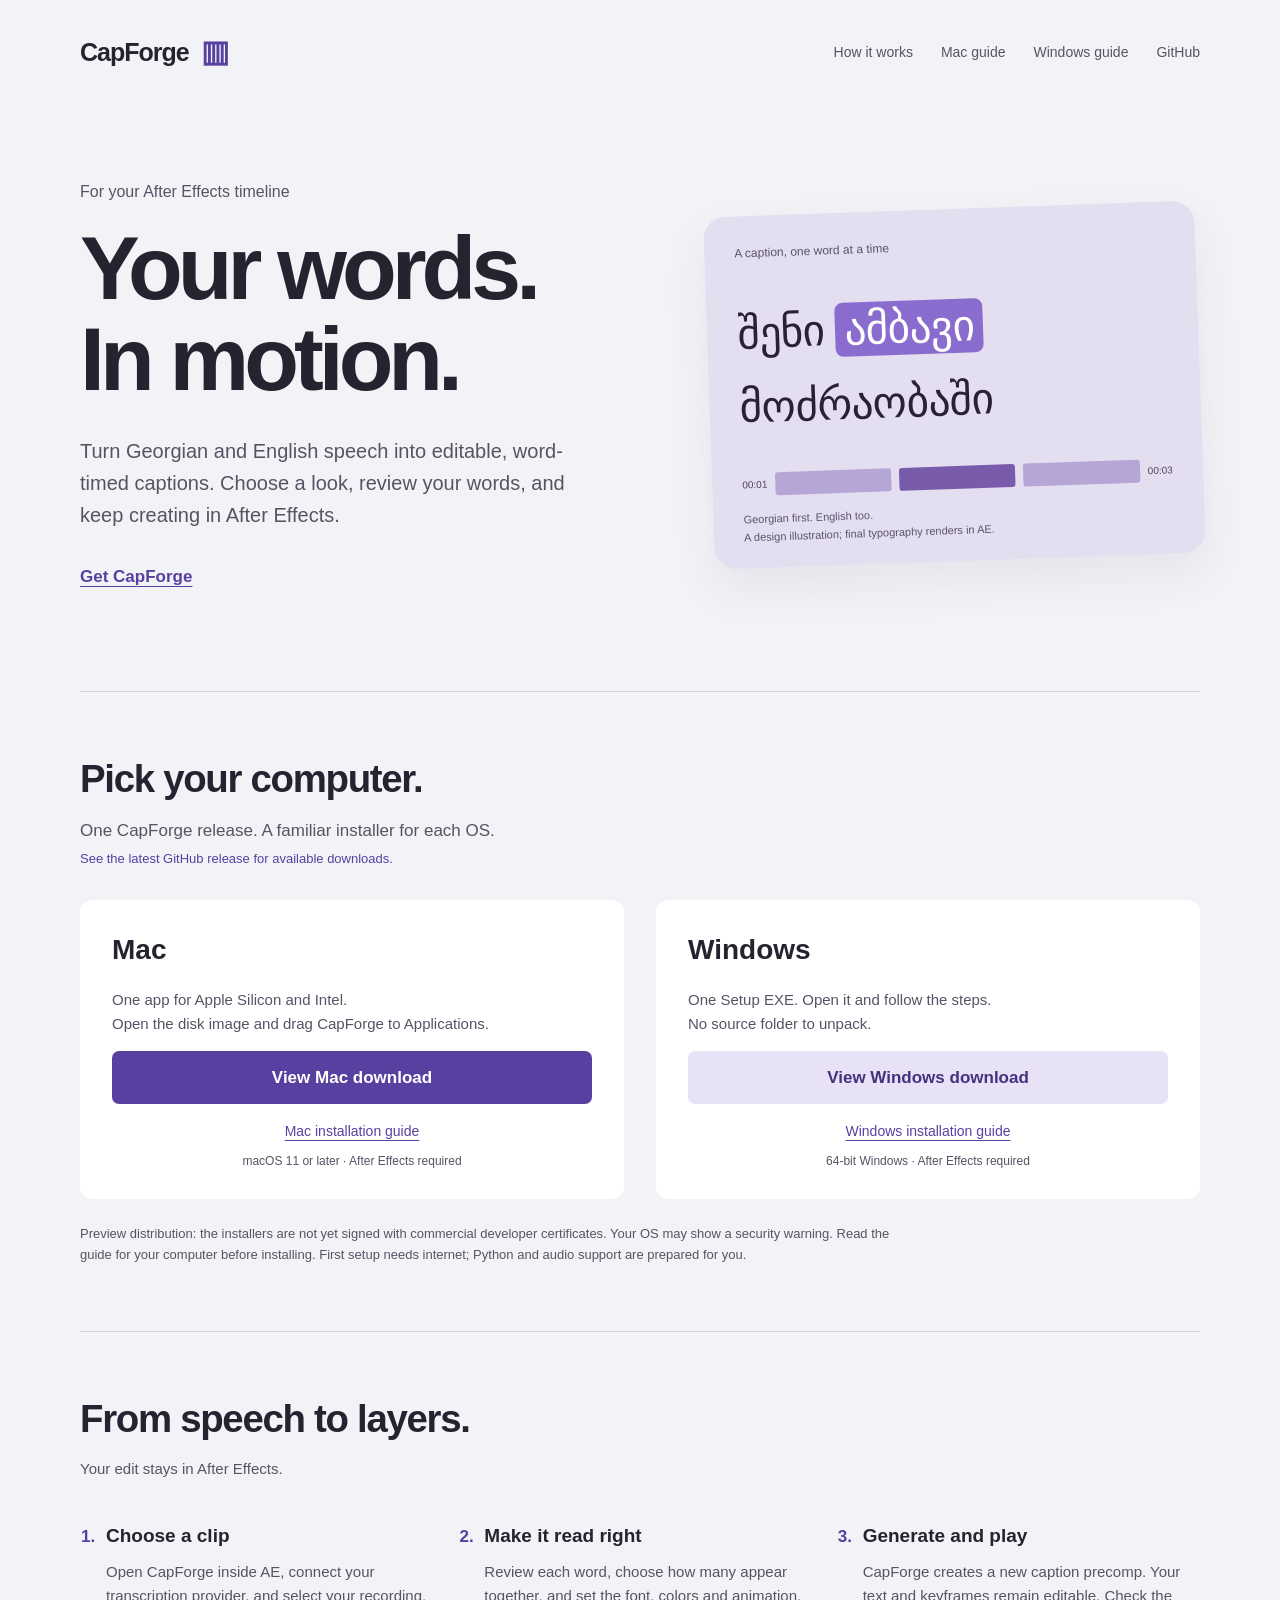
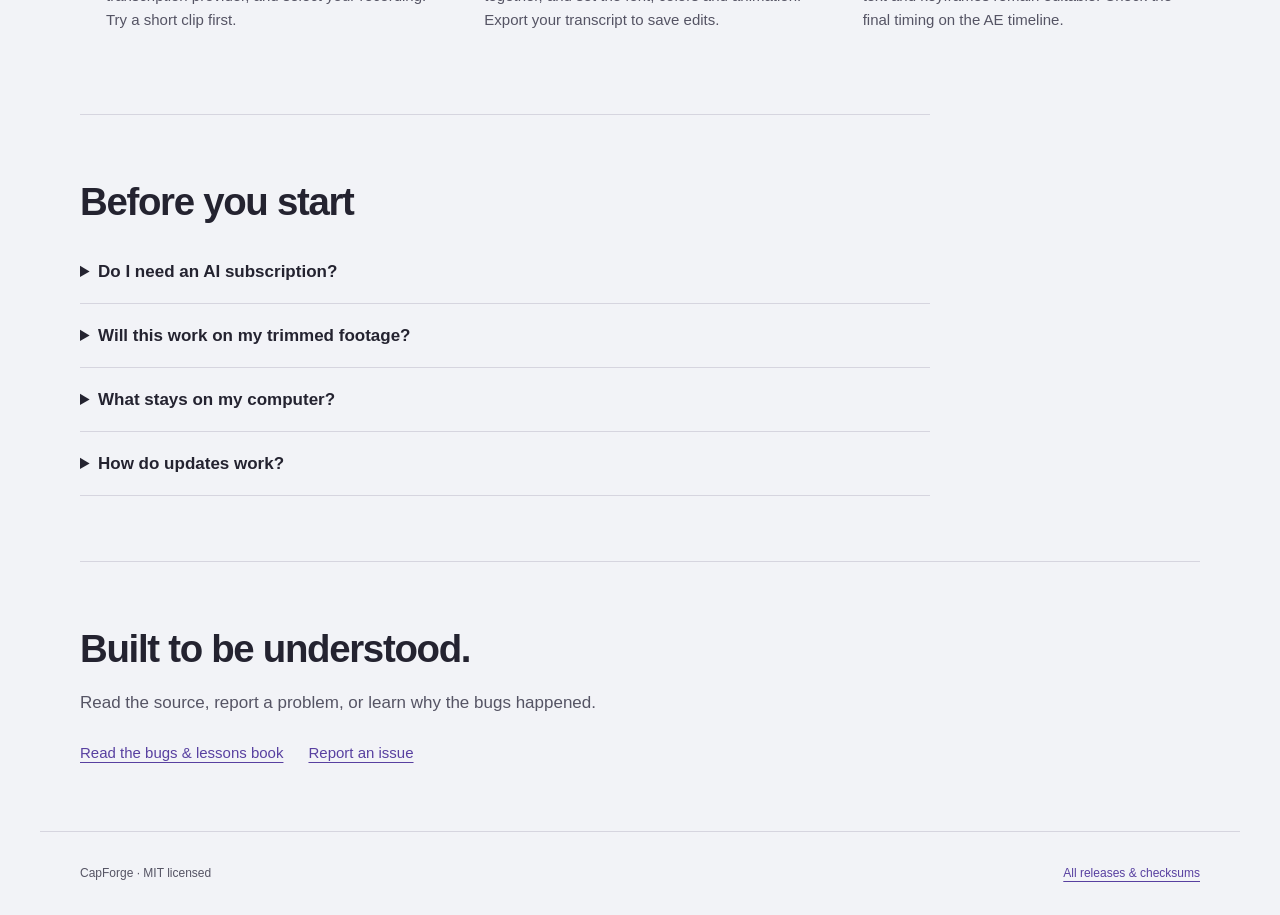
<file: website/index.html>
<!doctype html><html lang="en"><head><meta charset="utf-8"><meta name="viewport" content="width=device-width,initial-scale=1"><meta name="description" content="Editable Georgian and English captions for After Effects. Download CapForge for Mac or Windows."><title>CapForge — captions for After Effects</title><link rel="stylesheet" href="style.css"><script src="releases.js" defer></script></head><body>
<a class="skip" href="#downloads">Skip to downloads</a>
<header><a class="brand" href="./">CapForge<span class="brand-mark" aria-hidden="true">▥</span></a><nav aria-label="Main navigation"><a href="#how">How it works</a><a href="mac.html">Mac guide</a><a href="windows.html">Windows guide</a><a href="https://github.com/MeticulousTransformer/CapForge">GitHub</a></nav></header>
<main><section class="opening"><div><p class="intro">For your After Effects timeline</p><h1>Your words.<br>In motion.</h1><p class="lead">Turn Georgian and English speech into editable, word-timed captions. Choose a look, review your words, and keep creating in After Effects.</p><a class="text-link" href="#downloads">Get CapForge</a></div><figure class="caption-demo"><div class="frame-label">A caption, one word at a time</div><div class="sample" lang="ka">შენი <mark>ამბავი</mark><br>მოძრაობაში</div><div class="time-track" aria-hidden="true"><span>00:01</span><i></i><b></b><i></i><span>00:03</span></div><figcaption>Georgian first. English too.<br>A design illustration; final typography renders in AE.</figcaption></figure></section>
<section id="downloads" class="downloads"><div class="section-intro"><h2>Pick your computer.</h2><p>One CapForge release. A familiar installer for each OS.</p><p id="release-status" role="status">Checking the latest published release…</p></div><div class="download-options"><article><h3>Mac</h3><p>One app for Apple Silicon and Intel.<br>Open the disk image and drag CapForge to Applications.</p><a id="mac-download" class="button" href="https://github.com/MeticulousTransformer/CapForge/releases/latest">View Mac download</a><a class="guide-link" href="mac.html">Mac installation guide</a><small>macOS 11 or later · After Effects required</small></article><article><h3>Windows</h3><p>One Setup EXE. Open it and follow the steps.<br>No source folder to unpack.</p><a id="windows-download" class="button secondary" href="https://github.com/MeticulousTransformer/CapForge/releases/latest">View Windows download</a><a class="guide-link" href="windows.html">Windows installation guide</a><small>64-bit Windows · After Effects required</small></article></div><p class="release-note">Preview distribution: the installers are not yet signed with commercial developer certificates. Your OS may show a security warning. Read the guide for your computer before installing. First setup needs internet; Python and audio support are prepared for you.</p></section>
<section id="how" class="how"><div class="section-intro"><h2>From speech to layers.</h2><p>Your edit stays in After Effects.</p></div><ol><li><h3>Choose a clip</h3><p>Open CapForge inside AE, connect your transcription provider, and select your recording. Try a short clip first.</p></li><li><h3>Make it read right</h3><p>Review each word, choose how many appear together, and set the font, colors and animation. Export your transcript to save edits.</p></li><li><h3>Generate and play</h3><p>CapForge creates a new caption precomp. Your text and keyframes remain editable. Check the final timing on the AE timeline.</p></li></ol></section>
<section class="answers"><h2>Before you start</h2><details><summary>Do I need an AI subscription?</summary><p>You can explore the demo and import word-timed JSON without a provider account. Cloud transcription needs an API account and may charge for audio. Start with ElevenLabs for Georgian and review the result on your own recording. Local Whisper options need extra setup.</p></details><details><summary>Will this work on my trimmed footage?</summary><p>Transcription currently starts at the source file’s beginning. Selecting a moved, trimmed or retimed layer does not apply that change to the transcript. Align the generated precomp with your footage and check playback.</p></details><details><summary>What stays on my computer?</summary><p>Provider keys, edited transcript exports and project files stay local. Cloud transcription sends extracted audio to the provider you choose. Local providers can work offline after their models are installed. This website has no account system or analytics.</p></details><details><summary>How do updates work?</summary><p>Inside CapForge, open Setup and choose Check for updates. The app verifies the download for your OS and opens Setup. Save your AE project, close AE, and finish installation. Mac and Windows are published together from the same code.</p></details></section>
<section class="learning"><h2>Built to be understood.</h2><p>Read the source, report a problem, or learn why the bugs happened.</p><a href="https://github.com/MeticulousTransformer/CapForge/blob/kml/docs/BUGS_AND_LESSONS.md">Read the bugs &amp; lessons book</a><a href="https://github.com/MeticulousTransformer/CapForge/issues">Report an issue</a></section></main><footer><span>CapForge · MIT licensed</span><a href="https://github.com/MeticulousTransformer/CapForge/releases">All releases &amp; checksums</a></footer></body></html>
</file>
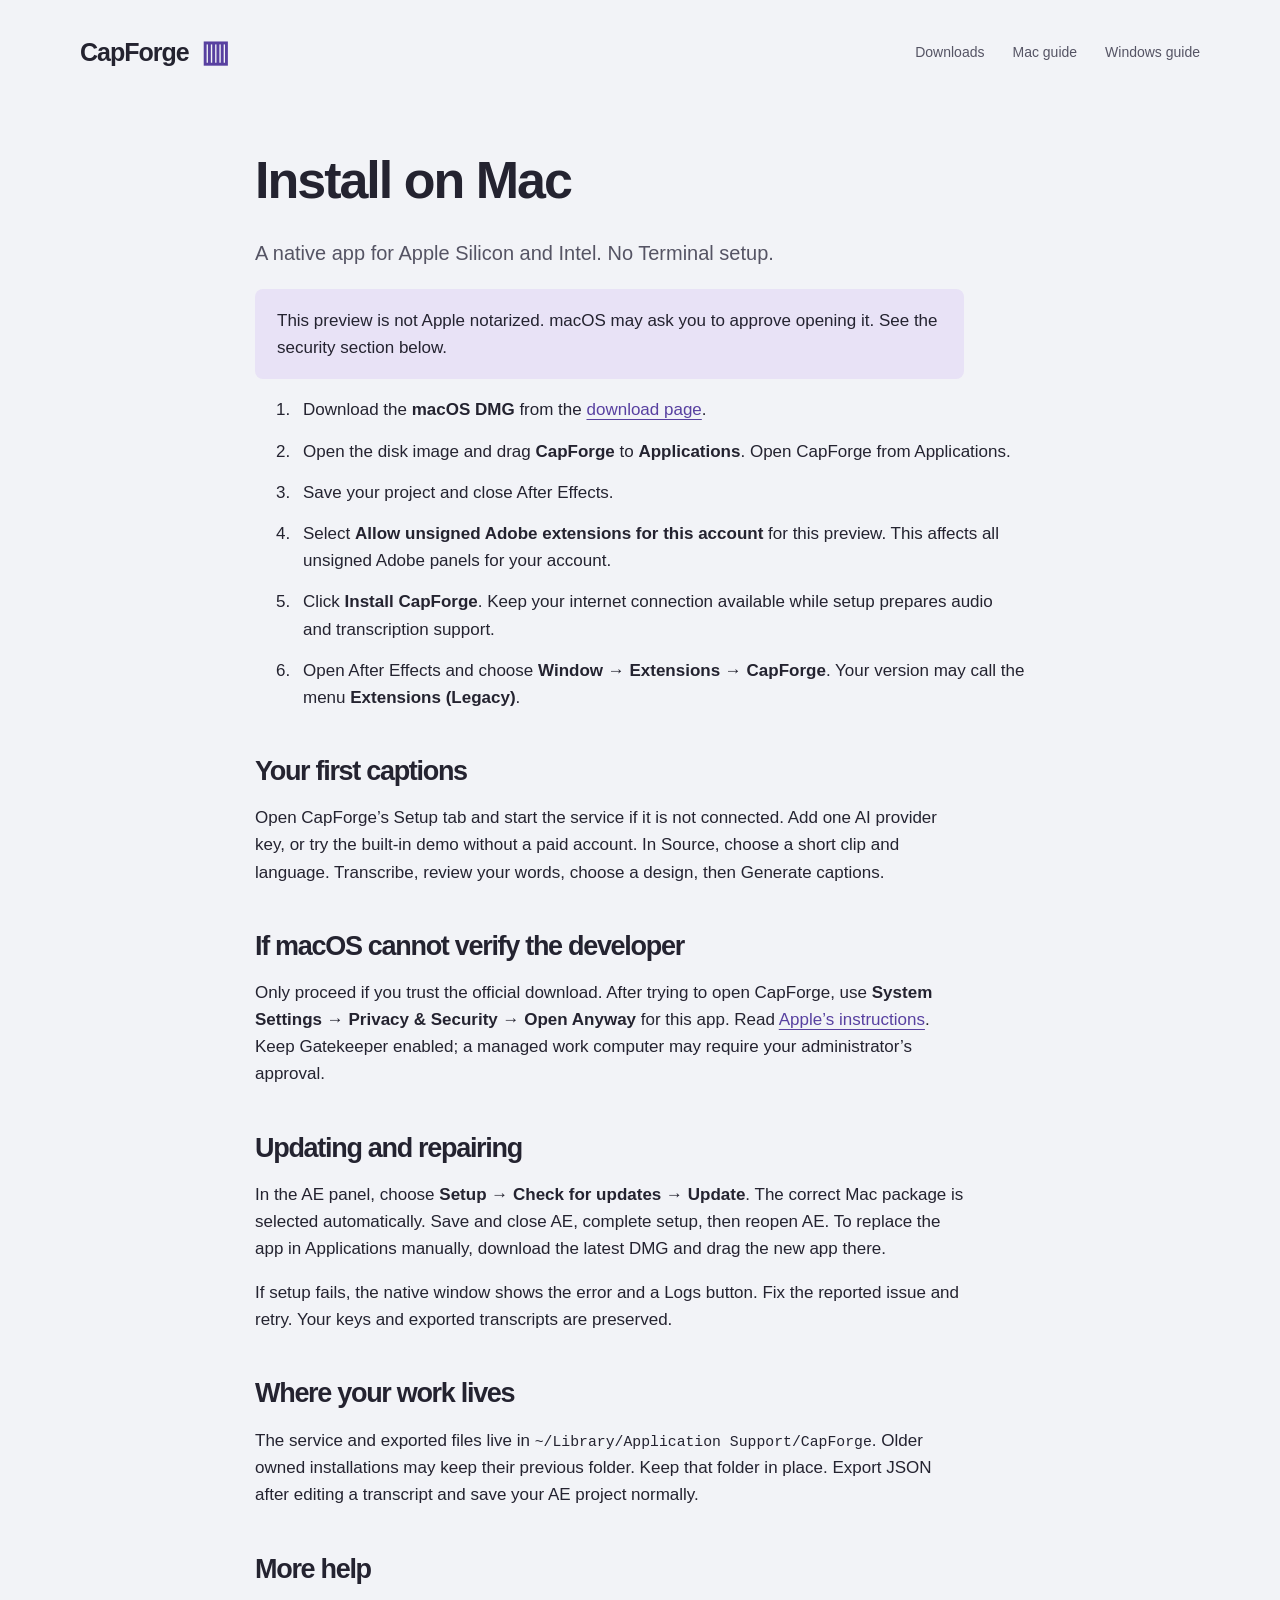
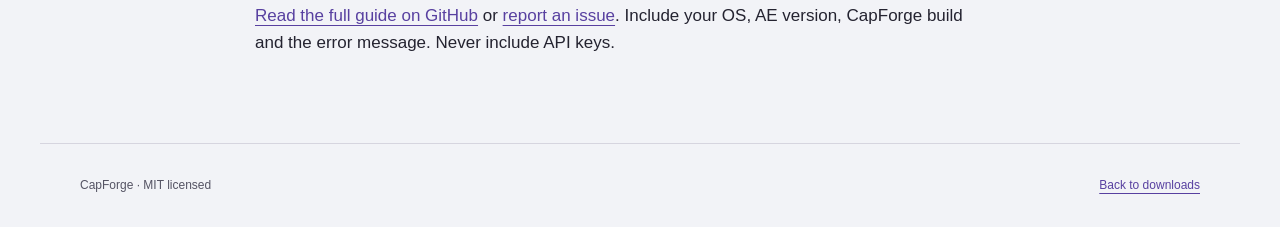
<file: website/mac.html>
<!doctype html><html lang="en"><head><meta charset="utf-8"><meta name="viewport" content="width=device-width,initial-scale=1"><title>Install on Mac — CapForge</title><link rel="stylesheet" href="style.css"></head><body><a class="skip" href="#guide">Skip to guide</a><header><a class="brand" href="./">CapForge<span class="brand-mark" aria-hidden="true">▥</span></a><nav aria-label="Main navigation"><a href="./#downloads">Downloads</a><a href="mac.html">Mac guide</a><a href="windows.html">Windows guide</a></nav></header><main id="guide" class="guide"><h1>Install on Mac</h1><p class="lead">A native app for Apple Silicon and Intel. No Terminal setup.</p><p class="note">This preview is not Apple notarized. macOS may ask you to approve opening it. See the security section below.</p><ol><li>Download the <strong>macOS DMG</strong> from the <a href="./#downloads">download page</a>.</li><li>Open the disk image and drag <strong>CapForge</strong> to <strong>Applications</strong>. Open CapForge from Applications.</li><li>Save your project and close After Effects.</li><li>Select <strong>Allow unsigned Adobe extensions for this account</strong> for this preview. This affects all unsigned Adobe panels for your account.</li><li>Click <strong>Install CapForge</strong>. Keep your internet connection available while setup prepares audio and transcription support.</li><li>Open After Effects and choose <strong>Window → Extensions → CapForge</strong>. Your version may call the menu <strong>Extensions (Legacy)</strong>.</li></ol><h2>Your first captions</h2><p>Open CapForge’s Setup tab and start the service if it is not connected. Add one AI provider key, or try the built-in demo without a paid account. In Source, choose a short clip and language. Transcribe, review your words, choose a design, then Generate captions.</p><h2>If macOS cannot verify the developer</h2><p>Only proceed if you trust the official download. After trying to open CapForge, use <strong>System Settings → Privacy &amp; Security → Open Anyway</strong> for this app. Read <a href="https://support.apple.com/102445">Apple’s instructions</a>. Keep Gatekeeper enabled; a managed work computer may require your administrator’s approval.</p><h2>Updating and repairing</h2><p>In the AE panel, choose <strong>Setup → Check for updates → Update</strong>. The correct Mac package is selected automatically. Save and close AE, complete setup, then reopen AE. To replace the app in Applications manually, download the latest DMG and drag the new app there.</p><p>If setup fails, the native window shows the error and a Logs button. Fix the reported issue and retry. Your keys and exported transcripts are preserved.</p><h2>Where your work lives</h2><p>The service and exported files live in <code>~/Library/Application Support/CapForge</code>. Older owned installations may keep their previous folder. Keep that folder in place. Export JSON after editing a transcript and save your AE project normally.</p><h2>More help</h2><p><a href="https://github.com/MeticulousTransformer/CapForge/blob/kml/docs/INSTALL_MAC.md">Read the full guide on GitHub</a> or <a href="https://github.com/MeticulousTransformer/CapForge/issues">report an issue</a>. Include your OS, AE version, CapForge build and the error message. Never include API keys.</p></main><footer><span>CapForge · MIT licensed</span><a href="./">Back to downloads</a></footer></body></html>
</file>
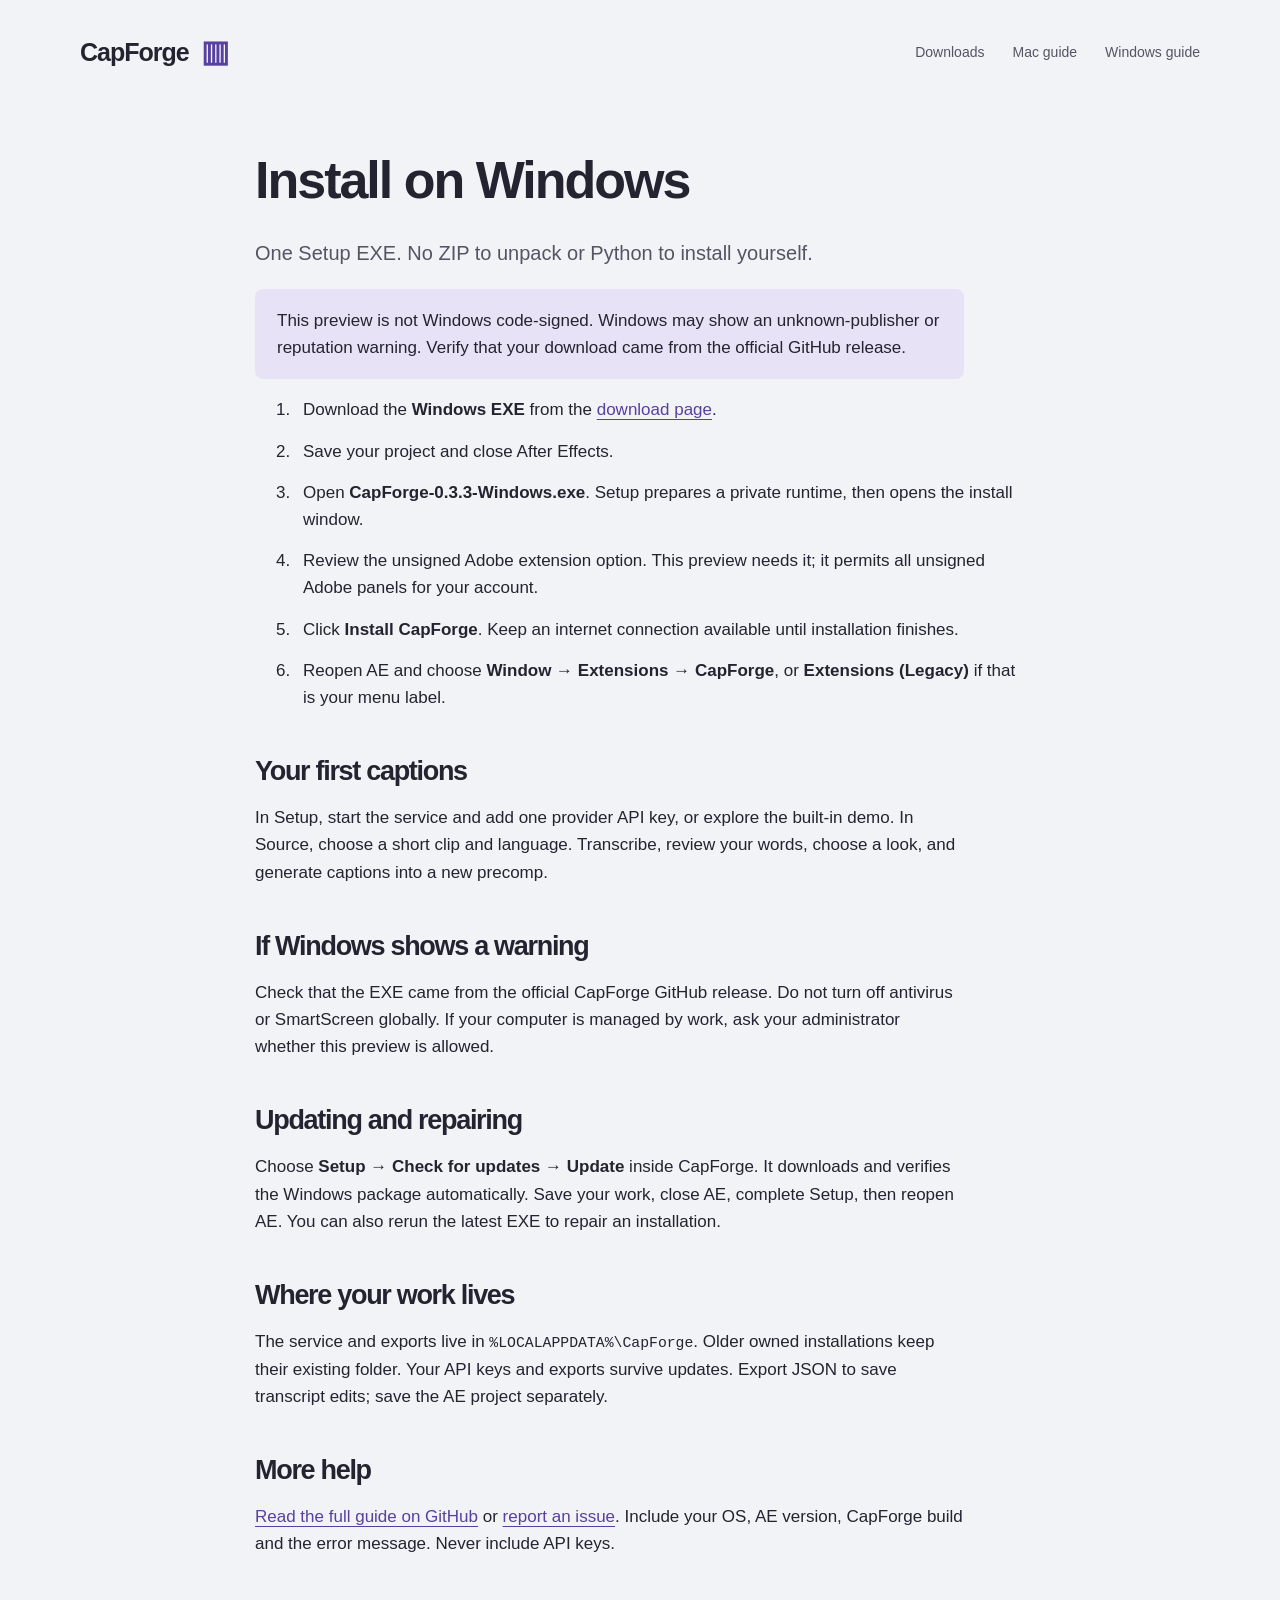
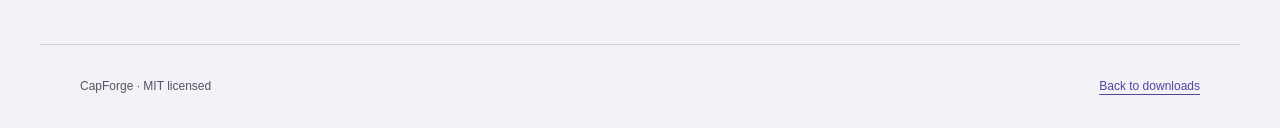
<file: website/windows.html>
<!doctype html><html lang="en"><head><meta charset="utf-8"><meta name="viewport" content="width=device-width,initial-scale=1"><title>Install on Windows — CapForge</title><link rel="stylesheet" href="style.css"></head><body><a class="skip" href="#guide">Skip to guide</a><header><a class="brand" href="./">CapForge<span class="brand-mark" aria-hidden="true">▥</span></a><nav aria-label="Main navigation"><a href="./#downloads">Downloads</a><a href="mac.html">Mac guide</a><a href="windows.html">Windows guide</a></nav></header><main id="guide" class="guide"><h1>Install on Windows</h1><p class="lead">One Setup EXE. No ZIP to unpack or Python to install yourself.</p><p class="note">This preview is not Windows code-signed. Windows may show an unknown-publisher or reputation warning. Verify that your download came from the official GitHub release.</p><ol><li>Download the <strong>Windows EXE</strong> from the <a href="./#downloads">download page</a>.</li><li>Save your project and close After Effects.</li><li>Open <strong>CapForge-0.3.3-Windows.exe</strong>. Setup prepares a private runtime, then opens the install window.</li><li>Review the unsigned Adobe extension option. This preview needs it; it permits all unsigned Adobe panels for your account.</li><li>Click <strong>Install CapForge</strong>. Keep an internet connection available until installation finishes.</li><li>Reopen AE and choose <strong>Window → Extensions → CapForge</strong>, or <strong>Extensions (Legacy)</strong> if that is your menu label.</li></ol><h2>Your first captions</h2><p>In Setup, start the service and add one provider API key, or explore the built-in demo. In Source, choose a short clip and language. Transcribe, review your words, choose a look, and generate captions into a new precomp.</p><h2>If Windows shows a warning</h2><p>Check that the EXE came from the official CapForge GitHub release. Do not turn off antivirus or SmartScreen globally. If your computer is managed by work, ask your administrator whether this preview is allowed.</p><h2>Updating and repairing</h2><p>Choose <strong>Setup → Check for updates → Update</strong> inside CapForge. It downloads and verifies the Windows package automatically. Save your work, close AE, complete Setup, then reopen AE. You can also rerun the latest EXE to repair an installation.</p><h2>Where your work lives</h2><p>The service and exports live in <code>%LOCALAPPDATA%\CapForge</code>. Older owned installations keep their existing folder. Your API keys and exports survive updates. Export JSON to save transcript edits; save the AE project separately.</p><h2>More help</h2><p><a href="https://github.com/MeticulousTransformer/CapForge/blob/kml/docs/INSTALL_WINDOWS.md">Read the full guide on GitHub</a> or <a href="https://github.com/MeticulousTransformer/CapForge/issues">report an issue</a>. Include your OS, AE version, CapForge build and the error message. Never include API keys.</p></main><footer><span>CapForge · MIT licensed</span><a href="./">Back to downloads</a></footer></body></html>
</file>
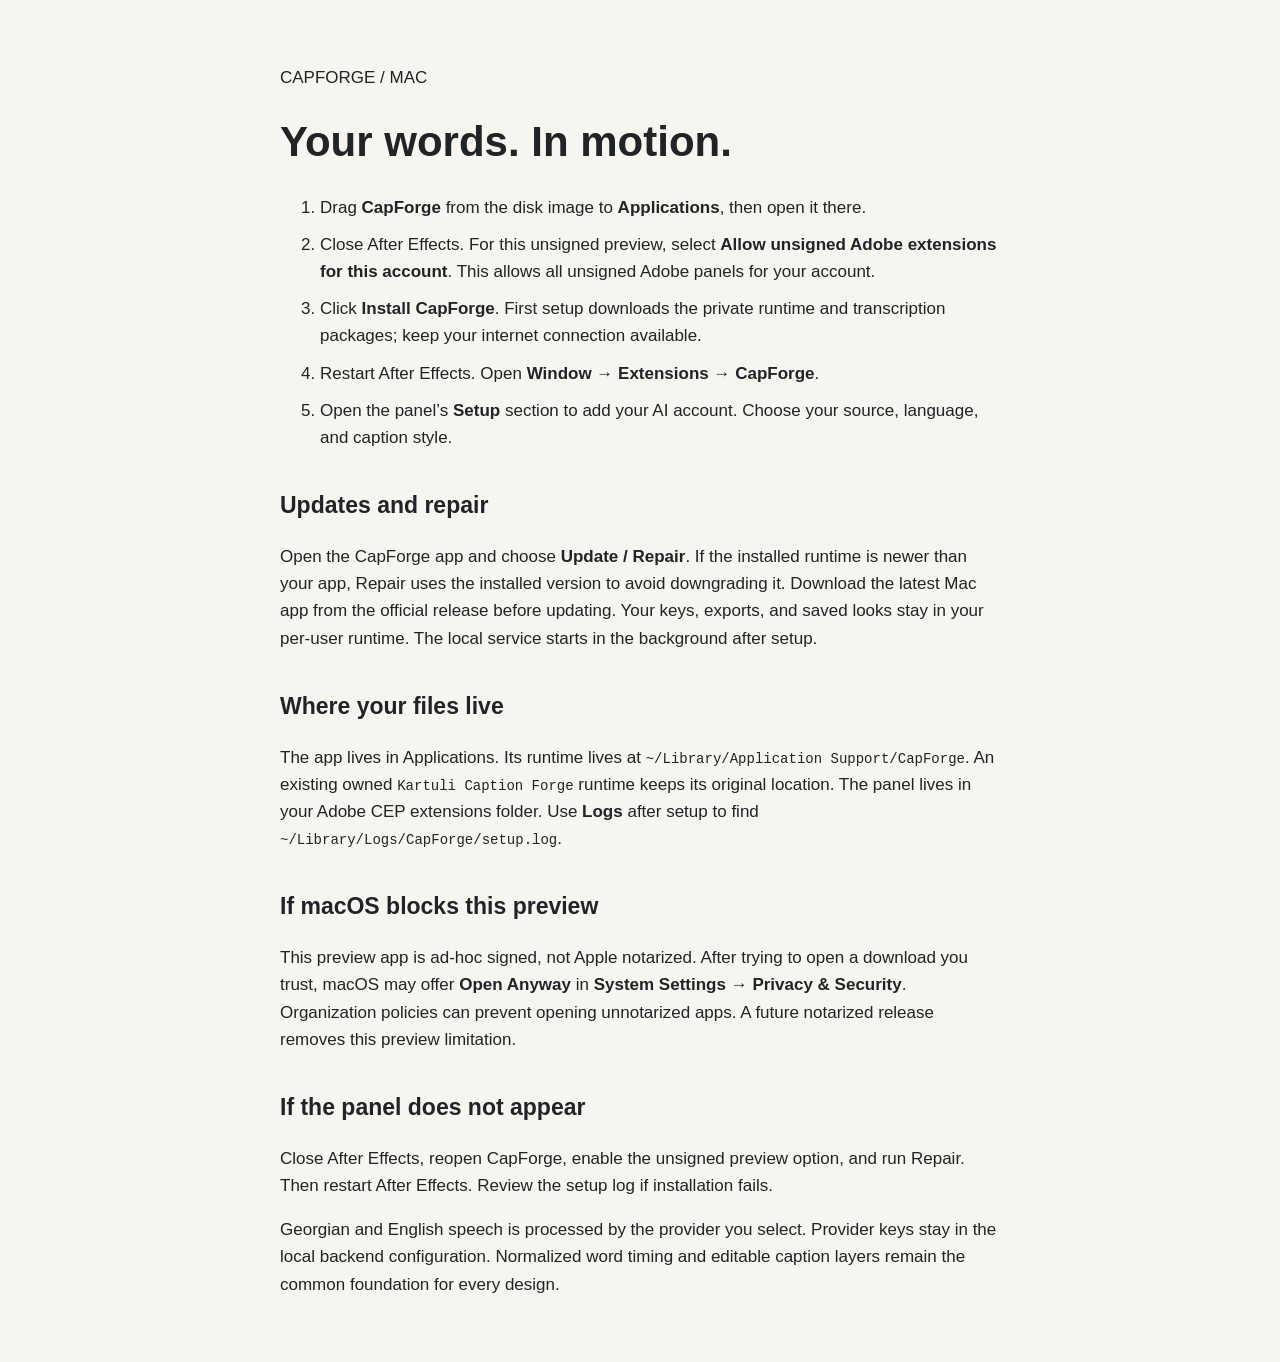
<file: installer/macos/Help.html>
<!doctype html>
<html lang="en"><meta charset="utf-8"><meta name="viewport" content="width=device-width"><title>CapForge for Mac</title>
<style>body{font:17px/1.6 -apple-system,BlinkMacSystemFont,sans-serif;color:#202426;background:#f7f5f0;max-width:720px;margin:64px auto;padding:0 24px}h1{font-size:42px;line-height:1.1}h2{font-size:23px;margin-top:36px}a{color:#5840a0}code{font-size:14px;overflow-wrap:anywhere}li{margin:10px 0}</style>
<p>CAPFORGE / MAC</p><h1>Your words. In motion.</h1>
<ol><li>Drag <strong>CapForge</strong> from the disk image to <strong>Applications</strong>, then open it there.</li><li>Close After Effects. For this unsigned preview, select <strong>Allow unsigned Adobe extensions for this account</strong>. This allows all unsigned Adobe panels for your account.</li><li>Click <strong>Install CapForge</strong>. First setup downloads the private runtime and transcription packages; keep your internet connection available.</li><li>Restart After Effects. Open <strong>Window → Extensions → CapForge</strong>.</li><li>Open the panel’s <strong>Setup</strong> section to add your AI account. Choose your source, language, and caption style.</li></ol>
<h2>Updates and repair</h2><p>Open the CapForge app and choose <strong>Update / Repair</strong>. If the installed runtime is newer than your app, Repair uses the installed version to avoid downgrading it. Download the latest Mac app from the official release before updating. Your keys, exports, and saved looks stay in your per-user runtime. The local service starts in the background after setup.</p>
<h2>Where your files live</h2><p>The app lives in Applications. Its runtime lives at <code>~/Library/Application Support/CapForge</code>. An existing owned <code>Kartuli Caption Forge</code> runtime keeps its original location. The panel lives in your Adobe CEP extensions folder. Use <strong>Logs</strong> after setup to find <code>~/Library/Logs/CapForge/setup.log</code>.</p>
<h2>If macOS blocks this preview</h2><p>This preview app is ad-hoc signed, not Apple notarized. After trying to open a download you trust, macOS may offer <strong>Open Anyway</strong> in <strong>System Settings → Privacy &amp; Security</strong>. Organization policies can prevent opening unnotarized apps. A future notarized release removes this preview limitation.</p>
<h2>If the panel does not appear</h2><p>Close After Effects, reopen CapForge, enable the unsigned preview option, and run Repair. Then restart After Effects. Review the setup log if installation fails.</p>
<p>Georgian and English speech is processed by the provider you select. Provider keys stay in the local backend configuration. Normalized word timing and editable caption layers remain the common foundation for every design.</p>
</html>
</file>
<file: website/style.css>
:root{color-scheme:light;--paper:#f2f3f7;--ink:#242330;--muted:#555464;--violet:#5840a0;--line:#d6d5df;--white:#fff;--lilac:#d9cefb}*{box-sizing:border-box}html{scroll-behavior:smooth;scroll-padding-top:24px}body{margin:0;background:var(--paper);color:var(--ink);font-family:-apple-system,BlinkMacSystemFont,"Segoe UI",sans-serif;font-size:17px;line-height:1.6}a{color:var(--violet);text-underline-offset:4px}a:hover{text-decoration-thickness:2px}a:focus-visible,summary:focus-visible{outline:3px solid var(--violet);outline-offset:5px}.skip{position:absolute;left:16px;top:-70px;background:white;padding:12px;z-index:5}.skip:focus{top:10px}header,main,footer{max-width:1200px;margin:auto;padding-inline:40px}header{display:flex;align-items:center;justify-content:space-between;gap:30px;padding-block:28px}.brand{font-weight:750;font-size:25px;letter-spacing:-1px;color:var(--ink);text-decoration:none;display:flex;align-items:center;gap:12px}.brand-mark{color:var(--violet);font-size:30px}nav{display:flex;gap:28px;font-size:14px}nav a{color:var(--muted);text-decoration:none}.opening{display:grid;grid-template-columns:1.15fr 1fr;align-items:center;gap:65px;padding:75px 0 100px}.intro{color:var(--muted);margin:0 0 18px;font-size:16px}h1{font-size:clamp(54px,7vw,92px);line-height:1.02;letter-spacing:-5px;font-weight:650;margin:0 0 30px}.lead{font-size:20px;color:var(--muted);max-width:490px}.text-link{font-weight:650;display:inline-block;margin-top:12px}.caption-demo{margin:0;background:#e3def0;border-radius:22px;padding:28px 30px 22px;box-shadow:0 20px 45px #34304d12;transform:rotate(-2deg)}.frame-label{font-size:12px;color:#5a536f}.sample{font-size:clamp(32px,3.4vw,51px);line-height:1.7;letter-spacing:-1px;padding:34px 0 28px;color:#292235}.sample mark{background:#8a6cce;color:white;border-radius:8px;padding:3px 9px}.time-track{display:flex;gap:8px;align-items:center;font-size:10px;color:#514563}.time-track i,.time-track b{height:23px;flex:1;border-radius:3px;background:#b6a6d5}.time-track b{background:#785bab}.caption-demo figcaption{font-size:11px;line-height:1.6;margin-top:15px;color:#5a536f}.downloads,.how,.answers,.learning{padding:65px 0;border-top:1px solid var(--line)}h2{font-size:clamp(28px,3vw,40px);line-height:1.15;font-weight:650;letter-spacing:-1.3px;margin:0 0 16px}.section-intro p{margin:5px 0;color:var(--muted)}#release-status{font-size:13px;color:var(--violet);min-height:21px}.download-options{display:grid;grid-template-columns:1fr 1fr;gap:32px;margin-top:30px}.download-options article{padding:28px 32px;background:var(--white);border-radius:12px}.download-options h3{font-size:28px;margin:0}.download-options p{font-size:15px;color:var(--muted);min-height:48px}.button{display:block;text-align:center;background:var(--violet);color:white;padding:13px 18px;text-decoration:none;font-weight:650;border-radius:7px}.button:hover{background:#45317e}.button.secondary{background:#e8e2f6;color:#45317e}.guide-link{display:block;margin:16px 0 10px;text-align:center;font-size:14px}small{display:block;color:var(--muted);font-size:12px;text-align:center}.release-note{font-size:13px;color:var(--muted);max-width:820px;margin:25px 0 0}.how ol{display:grid;grid-template-columns:repeat(3,1fr);gap:35px;padding-left:20px;margin-top:40px}.how li{padding-left:6px}.how li::marker{color:var(--violet);font-weight:600}.how h3{font-size:19px;margin:0 0 8px}.how p{font-size:15px;color:var(--muted);margin:0}.answers{max-width:850px}details{border-bottom:1px solid var(--line);padding:18px 0}summary{font-weight:600;cursor:pointer}details p{color:var(--muted);font-size:15px;margin:12px 0 4px}.learning a{display:inline-block;margin:8px 25px 0 0;font-size:15px}.learning p{color:var(--muted)}footer{display:flex;justify-content:space-between;gap:20px;padding-block:32px;border-top:1px solid var(--line);font-size:12px;color:var(--muted)}.guide{max-width:850px;padding-top:50px;padding-bottom:70px}.guide h1{font-size:52px;letter-spacing:-2px}.guide h2{font-size:27px;margin-top:45px}.guide li{margin:14px 0;padding-left:8px}.guide .note{padding:18px 22px;background:#e8e2f6;border-radius:8px}.guide code{font-size:.87em;overflow-wrap:anywhere}.guide p{max-width:75ch}@media(max-width:750px){header,main,footer{padding-inline:23px}header{align-items:flex-start;gap:20px}nav{gap:12px;flex-wrap:wrap;justify-content:flex-end;max-width:210px;font-size:12px}.opening{grid-template-columns:1fr;padding:35px 0 55px;gap:32px}h1{letter-spacing:-3px}.lead{font-size:18px}.caption-demo{max-width:460px;width:100%;transform:none}.sample{font-size:42px}.download-options{grid-template-columns:1fr;gap:18px}.downloads,.how,.answers,.learning{padding-block:42px}.how ol{grid-template-columns:1fr;gap:25px}.download-options article{padding:23px}.guide{padding-top:25px}.guide h1{font-size:40px}footer{flex-direction:column;gap:8px}}@media(prefers-reduced-motion:reduce){html{scroll-behavior:auto}}
</file>
